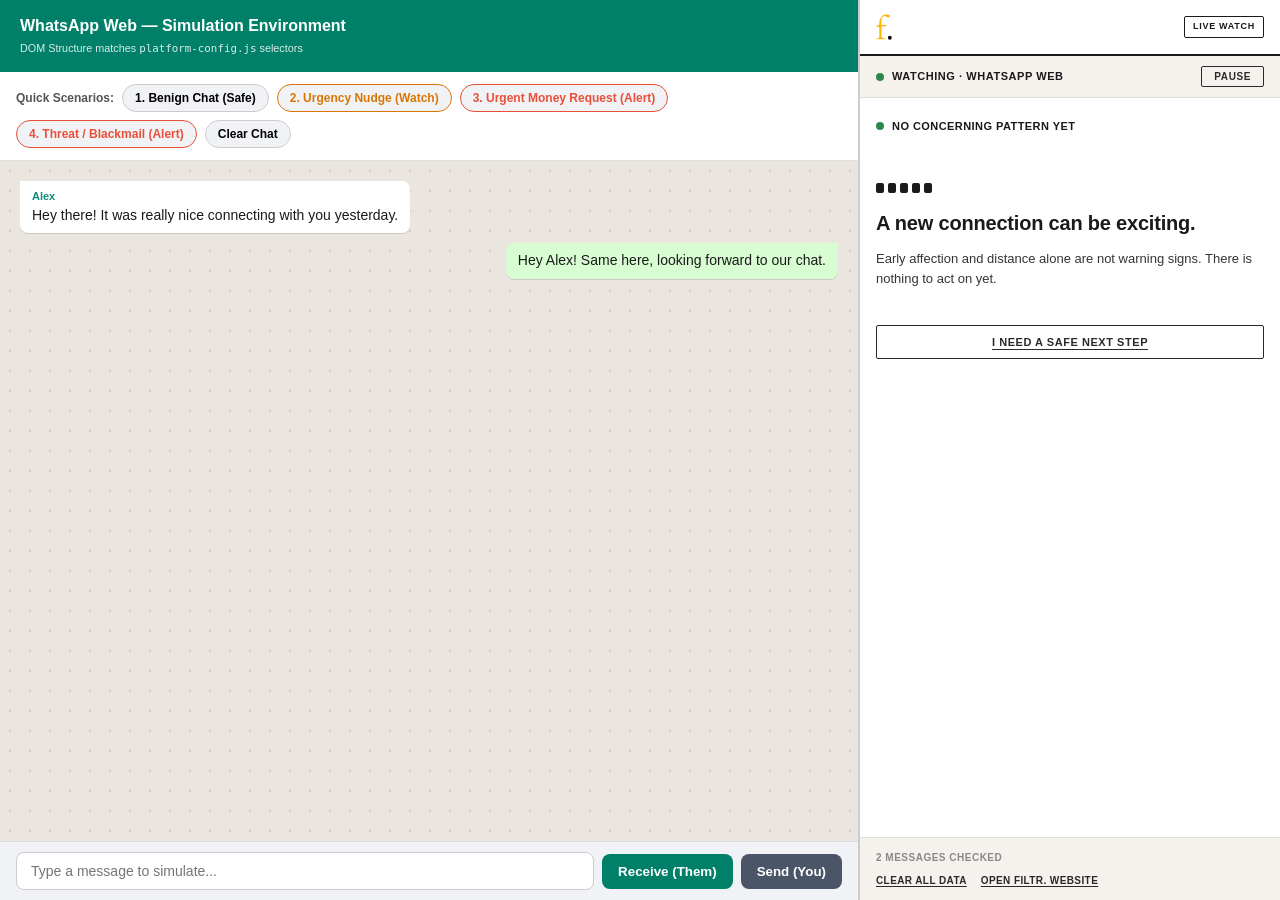
<file: filtr-extension/test-harness.html>
<!doctype html>
<html lang="en">
  <head>
    <meta charset="UTF-8" />
    <meta name="viewport" content="width=device-width, initial-scale=1.0" />
    <title>Filtr. Extension Test Harness & Simulator</title>
    <link rel="stylesheet" href="side-panel/panel.css" />
    <style>
      :root {
        --wa-bg: #eae6df;
        --wa-header: #008069;
        --wa-in: #ffffff;
        --wa-out: #d9fdd3;
      }
      body {
        margin: 0;
        padding: 0;
        height: 100vh;
        display: grid;
        grid-template-columns: 1fr 420px;
        background: #f0f2f5;
        font-family: -apple-system, BlinkMacSystemFont, "Segoe UI", Roboto, Helvetica, Arial, sans-serif;
      }
      /* Left column: Mock WhatsApp Web */
      .mock-app {
        display: flex;
        flex-direction: column;
        border-right: 2px solid #ccc;
        height: 100vh;
      }
      .app-bar {
        background: var(--wa-header);
        color: white;
        padding: 14px 20px;
        display: flex;
        align-items: center;
        justify-content: space-between;
      }
      .app-bar h1 {
        margin: 0;
        font-size: 16px;
        font-weight: 600;
      }
      .scenario-bar {
        background: #fff;
        padding: 12px 16px;
        border-bottom: 1px solid #e0e0e0;
        display: flex;
        gap: 8px;
        flex-wrap: wrap;
        align-items: center;
      }
      .scenario-btn {
        background: #f0f2f5;
        border: 1px solid #ccc;
        padding: 6px 12px;
        border-radius: 16px;
        font-size: 12px;
        font-weight: 600;
        cursor: pointer;
        transition: all 0.15s ease;
      }
      .scenario-btn:hover {
        background: #e4e6eb;
      }
      .scenario-btn.risk {
        border-color: #e8503a;
        color: #e8503a;
      }
      .scenario-btn.watch {
        border-color: #d97706;
        color: #d97706;
      }
      .chat-viewport {
        flex: 1;
        background: var(--wa-bg);
        background-image: radial-gradient(#d1ccc2 1px, transparent 1px);
        background-size: 20px 20px;
        overflow-y: auto;
        padding: 20px;
        display: flex;
        flex-direction: column;
        gap: 10px;
      }
      /* WhatsApp message DOM selectors matching platform-config.js */
      .message-in, .message-out {
        max-width: 65%;
        padding: 8px 12px;
        border-radius: 8px;
        font-size: 14px;
        line-height: 1.4;
        box-shadow: 0 1px 0.5px rgba(11,20,26,.13);
        word-wrap: break-word;
      }
      .message-in {
        background: var(--wa-in);
        align-self: flex-start;
        border-top-left-radius: 0;
      }
      .message-out {
        background: var(--wa-out);
        align-self: flex-end;
        border-top-right-radius: 0;
      }
      .message-in .sender-tag {
        font-size: 11px;
        font-weight: bold;
        color: #128c7e;
        margin-bottom: 2px;
      }
      .message-input-bar {
        background: #f0f2f5;
        padding: 10px 16px;
        display: flex;
        gap: 8px;
        align-items: center;
        border-top: 1px solid #ddd;
      }
      .message-input-bar input {
        flex: 1;
        padding: 10px 14px;
        border-radius: 8px;
        border: 1px solid #ccc;
        font-size: 14px;
      }
      .send-btn {
        background: var(--wa-header);
        color: white;
        border: none;
        padding: 10px 16px;
        border-radius: 8px;
        font-weight: bold;
        cursor: pointer;
      }
      .send-btn.user-btn {
        background: #4a5568;
      }

      /* Right column: Simulated Side Panel */
      .side-panel-col {
        height: 100vh;
        overflow-y: auto;
        display: flex;
        flex-direction: column;
        background: #fff;
      }
    </style>
  </head>
  <body>
    <!-- Left Column: Mock WhatsApp Web UI -->
    <div class="mock-app">
      <div class="app-bar">
        <div>
          <h1>WhatsApp Web — Simulation Environment</h1>
          <small style="opacity: 0.85;">DOM Structure matches <code>platform-config.js</code> selectors</small>
        </div>
      </div>

      <div class="scenario-bar">
        <span style="font-size: 12px; font-weight: bold; color: #555;">Quick Scenarios:</span>
        <button class="scenario-btn" id="scenSafe">1. Benign Chat (Safe)</button>
        <button class="scenario-btn watch" id="scenUrgency">2. Urgency Nudge (Watch)</button>
        <button class="scenario-btn risk" id="scenScam">3. Urgent Money Request (Alert)</button>
        <button class="scenario-btn risk" id="scenBlackmail">4. Threat / Blackmail (Alert)</button>
        <button class="scenario-btn" id="clearChat">Clear Chat</button>
      </div>

      <div class="chat-viewport" id="chatContainer" role="application">
        <div class="message-in">
          <div class="sender-tag">Alex</div>
          <span class="selectable-text">Hey there! It was really nice connecting with you yesterday.</span>
        </div>
        <div class="message-out">
          <span class="selectable-text">Hey Alex! Same here, looking forward to our chat.</span>
        </div>
      </div>

      <div class="message-input-bar">
        <input type="text" id="customInput" placeholder="Type a message to simulate..." />
        <button class="send-btn" id="btnThem">Receive (Them)</button>
        <button class="send-btn user-btn" id="btnUser">Send (You)</button>
      </div>
    </div>

    <!-- Right Column: Filtr. Side Panel -->
    <div class="side-panel-col">
      <header class="panel-header">
        <div class="brand" aria-label="Filtr.">
          <img src="icons/f-logo.png" alt="f." style="height: 26px; width: auto; display: block;" />
        </div>
        <span class="panel-badge" id="watchBadge">Live Watch</span>
      </header>

      <div class="watch-bar" id="watchBar">
        <span class="watch-indicator" id="watchIndicator">
          <i></i> <span id="watchLabel">Watching · WhatsApp Web</span>
        </span>
        <button class="watch-toggle" id="watchToggle">Pause</button>
      </div>

      <section class="insight-section level-safe" id="insightSection">
        <div class="status-line">
          <span class="status-orb" id="statusOrb"></span>
          <span id="statusLabel">No concerning pattern yet</span>
        </div>

        <div class="pulse-visual" aria-hidden="true">
          <span></span><span></span><span></span><span></span><span></span>
        </div>

        <h2 id="insightTitle">A new connection can be exciting.</h2>
        <p id="insightCopy">
          Early affection and distance alone are not warning signs. There is nothing to act on yet.
        </p>

        <div class="signal-list" id="signalList"></div>

        <div class="recommendation" id="recommendationBlock" hidden>
          <p class="kicker">Gentle nudge</p>
          <p id="recommendationCopy"></p>
        </div>

        <button class="safe-exit" id="helpButton">I need a safe next step</button>
      </section>

      <section class="safety-plan" id="safetyPlan" hidden>
        <button class="back-btn" id="backButton">← Back</button>
        <p class="kicker">A safe next step</p>
        <h2>Pause before you reply.</h2>
        <p>
          Do not send money, private images, codes, or IDs. Save the messages,
          verify through a separate channel, and tell one person you trust what is
          happening.
        </p>
        <div class="plan-actions">
          <button class="action-button primary" id="copyPlan">
            <span>Copy a pause message</span>
          </button>
          <button class="action-button secondary" id="closePlan">I understand</button>
        </div>
        <p class="copy-feedback" id="copyFeedback" aria-live="polite"></p>
      </section>

      <footer class="panel-footer">
        <div class="stats" id="stats">
          <span id="messageCount">2 messages checked</span>
        </div>
        <div class="footer-actions">
          <button class="text-btn" id="resetButton">Clear all data</button>
          <a class="text-btn" href="https://filtr-safe.web.app" target="_blank" rel="noopener">
            Open Filtr. website
          </a>
        </div>
      </footer>
    </div>

    <!-- Scripts -->
    <script src="platform-config.js"></script>
    <script src="content-scripts/extractor.js"></script>
    <script type="module">
      import { analyzeMessages, assessRisk } from "./pattern-engine.js";

      // Simulation State
      let state = {
        isWatching: true,
        platform: "WhatsApp Web",
        signalHistory: [],
        assessment: null,
        messageCount: 2,
      };

      const chatContainer = document.getElementById("chatContainer");
      const watchBar = document.getElementById("watchBar");
      const watchLabel = document.getElementById("watchLabel");
      const watchToggle = document.getElementById("watchToggle");
      const insightSection = document.getElementById("insightSection");
      const statusLabel = document.getElementById("statusLabel");
      const insightTitle = document.getElementById("insightTitle");
      const insightCopy = document.getElementById("insightCopy");
      const signalList = document.getElementById("signalList");
      const recommendationBlock = document.getElementById("recommendationBlock");
      const recommendationCopy = document.getElementById("recommendationCopy");
      const messageCount = document.getElementById("messageCount");
      const helpButton = document.getElementById("helpButton");
      const safetyPlan = document.getElementById("safetyPlan");
      const backButton = document.getElementById("backButton");
      const closePlan = document.getElementById("closePlan");
      const copyPlan = document.getElementById("copyPlan");
      const copyFeedback = document.getElementById("copyFeedback");
      const resetButton = document.getElementById("resetButton");
      const pulseBars = [...document.querySelectorAll(".pulse-visual span")];

      const PULSE_HEIGHTS = {
        safe: [23, 35, 25, 44, 30],
        watch: [28, 51, 37, 63, 45],
        alert: [38, 75, 53, 92, 66],
      };

      function renderUI() {
        watchBar.classList.toggle("paused", !state.isWatching);
        watchToggle.textContent = state.isWatching ? "Pause" : "Resume";
        watchLabel.textContent = state.isWatching ? `Watching · ${state.platform}` : "Watch is paused";
        messageCount.textContent = `${state.messageCount} message${state.messageCount !== 1 ? "s" : ""} checked`;

        if (!state.assessment) {
          insightSection.className = "insight-section level-safe";
          statusLabel.textContent = "No concerning pattern yet";
          insightTitle.textContent = "A new connection can be exciting.";
          insightCopy.textContent = "Early affection and distance alone are not warning signs. There is nothing to act on yet.";
          signalList.innerHTML = "";
          recommendationBlock.hidden = true;
          pulseBars.forEach(b => b.style.height = "25%");
          return;
        }

        const a = state.assessment;
        insightSection.className = `insight-section level-${a.concernLevel}`;
        const statusTexts = {
          safe: "No concerning pattern yet",
          watch: "A change worth noticing",
          alert: "Pause before you reply",
        };
        statusLabel.textContent = statusTexts[a.concernLevel] || statusTexts.safe;
        insightTitle.textContent = a.title;
        insightCopy.textContent = a.summary;

        if (a.signals && a.signals.length > 0) {
          signalList.innerHTML = a.signals
            .map(s => `<span class="signal ${a.concernLevel !== 'safe' ? 'risk' : ''}">${s}</span>`)
            .join("");
        } else {
          signalList.innerHTML = "";
        }

        if (a.nudge) {
          recommendationBlock.hidden = false;
          recommendationCopy.textContent = a.nudge;
        } else {
          recommendationBlock.hidden = true;
        }

        const heights = PULSE_HEIGHTS[a.concernLevel] || PULSE_HEIGHTS.safe;
        heights.forEach((h, i) => {
          if (pulseBars[i]) pulseBars[i].style.height = `${h}%`;
        });
      }

      function addMessageToDOM(text, sender) {
        const bubble = document.createElement("div");
        bubble.className = sender === "them" ? "message-in" : "message-out";
        if (sender === "them") {
          const sTag = document.createElement("div");
          sTag.className = "sender-tag";
          sTag.textContent = "Alex";
          bubble.appendChild(sTag);
        }
        const textSpan = document.createElement("span");
        textSpan.className = "selectable-text";
        textSpan.textContent = text;
        bubble.appendChild(textSpan);
        chatContainer.appendChild(bubble);
        chatContainer.scrollTop = chatContainer.scrollHeight;

        // Run extractor logic on the new element
        if (window.__FILTR_EXTRACTOR) {
          const config = window.__FILTR_PLATFORMS.whatsapp;
          const extracted = window.__FILTR_EXTRACTOR.extractMessage(bubble, config);

          if (extracted && state.isWatching) {
            state.messageCount++;
            const { assessment, signalHistory } = analyzeMessages([extracted], state.signalHistory);
            state.assessment = assessment;
            state.signalHistory = signalHistory;
            renderUI();
          }
        }
      }

      // Quick Scenarios
      document.getElementById("scenSafe").addEventListener("click", () => {
        addMessageToDOM("I really enjoy sharing books with you. What are you reading today?", "them");
      });

      document.getElementById("scenUrgency").addEventListener("click", () => {
        addMessageToDOM("Hey are you online? I urgently need to ask you something right now!", "them");
      });

      document.getElementById("scenScam").addEventListener("click", () => {
        addMessageToDOM("I'm in a serious emergency, please wire me $500 via gift card right now. Don't tell anyone about this, keep it secret.", "them");
      });

      document.getElementById("scenBlackmail").addEventListener("click", () => {
        addMessageToDOM("I took screenshots of everything. Pay me right now or I will expose you and send this to your family.", "them");
      });

      document.getElementById("clearChat").addEventListener("click", () => {
        chatContainer.innerHTML = "";
        state.signalHistory = [];
        state.assessment = null;
        state.messageCount = 0;
        renderUI();
      });

      // Custom message input
      const customInput = document.getElementById("customInput");
      document.getElementById("btnThem").addEventListener("click", () => {
        if (customInput.value.trim()) {
          addMessageToDOM(customInput.value.trim(), "them");
          customInput.value = "";
        }
      });
      document.getElementById("btnUser").addEventListener("click", () => {
        if (customInput.value.trim()) {
          addMessageToDOM(customInput.value.trim(), "user");
          customInput.value = "";
        }
      });
      customInput.addEventListener("keydown", (e) => {
        if (e.key === "Enter") document.getElementById("btnThem").click();
      });

      // Side panel controls
      watchToggle.addEventListener("click", () => {
        state.isWatching = !state.isWatching;
        renderUI();
      });

      helpButton.addEventListener("click", () => {
        insightSection.hidden = true;
        safetyPlan.hidden = false;
      });

      backButton.addEventListener("click", () => {
        safetyPlan.hidden = true;
        insightSection.hidden = false;
      });

      closePlan.addEventListener("click", () => {
        safetyPlan.hidden = true;
        insightSection.hidden = false;
      });

      copyPlan.addEventListener("click", async () => {
        const msg = "I need to pause. I do not send money or private content online. I will only continue after we verify through a video call and a trusted channel.";
        try {
          await navigator.clipboard.writeText(msg);
          copyFeedback.textContent = "Pause message copied. You can change it to sound like you.";
        } catch {
          copyFeedback.textContent = "Copied text.";
        }
        setTimeout(() => copyFeedback.textContent = "", 4000);
      });

      resetButton.addEventListener("click", () => {
        if (confirm("Clear all Filtr. data?")) {
          state.signalHistory = [];
          state.assessment = null;
          state.messageCount = 0;
          renderUI();
        }
      });

      renderUI();
    </script>
  </body>
</html>
</file>
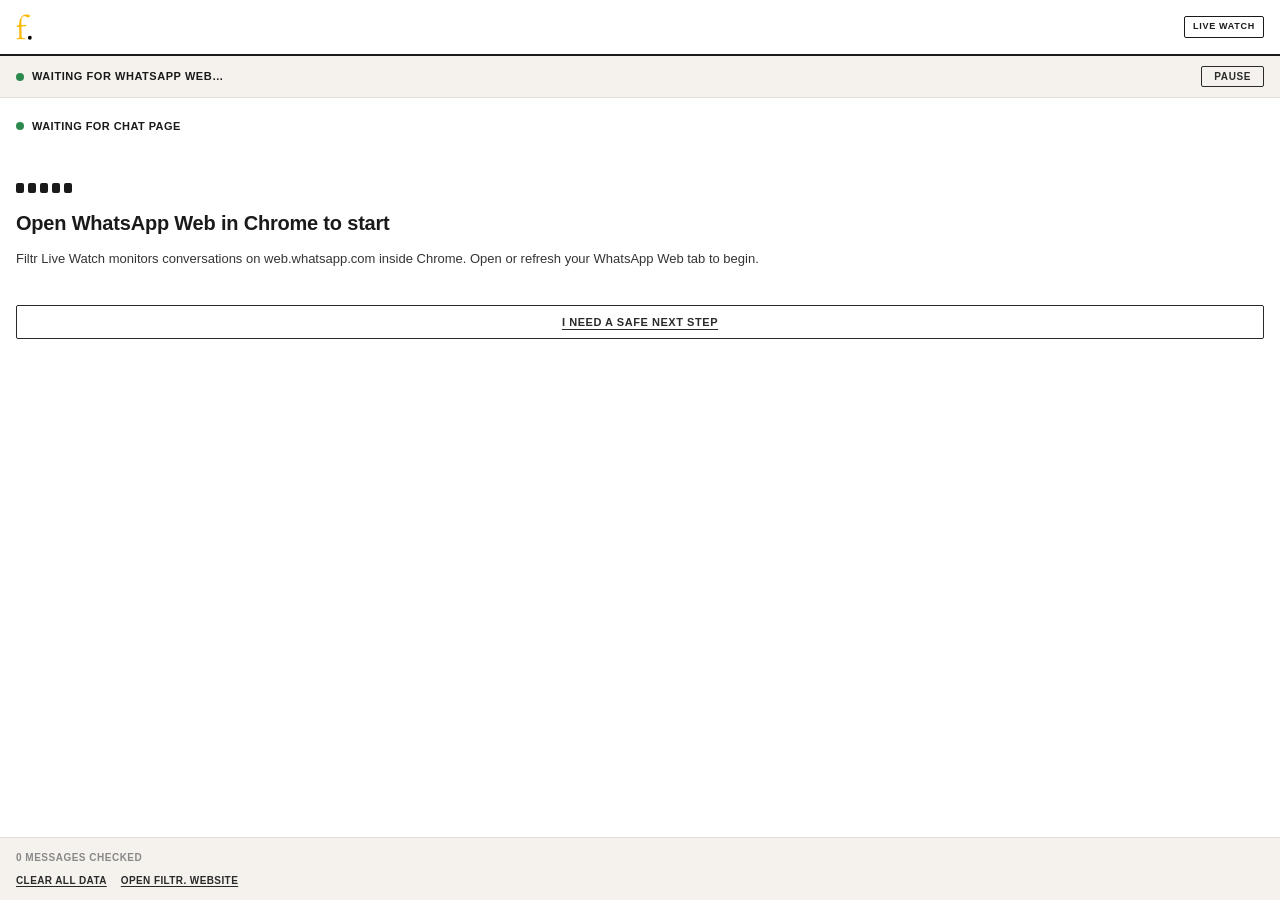
<file: filtr-extension/side-panel/panel.html>
<!doctype html>
<html lang="en">
  <head>
    <meta charset="UTF-8" />
    <meta name="viewport" content="width=device-width, initial-scale=1.0" />
    <title>Filtr. Live Watch</title>
    <link rel="stylesheet" href="panel.css" />
  </head>
  <body>
    <header class="panel-header">
      <div class="brand" aria-label="Filtr.">
        <img src="../icons/f-logo.png" alt="f." class="extension-brand-logo" style="height: 26px; width: auto; display: block;" />
      </div>
      <span class="panel-badge" id="watchBadge">Live Watch</span>
    </header>

    <!-- Watch State Bar -->
    <div class="watch-bar" id="watchBar">
      <span class="watch-indicator" id="watchIndicator">
        <i></i> <span id="watchLabel">Waiting for WhatsApp Web…</span>
      </span>
      <button class="watch-toggle" id="watchToggle">Pause</button>
    </div>

    <!-- Insight Panel (mirrors the website) -->
    <section class="insight-section" id="insightSection">
      <div class="status-line">
        <span class="status-orb" id="statusOrb"></span>
        <span id="statusLabel">Waiting for chat page</span>
      </div>

      <div class="pulse-visual" aria-hidden="true">
        <span></span><span></span><span></span><span></span><span></span>
      </div>

      <h2 id="insightTitle">Open WhatsApp Web in Chrome to start</h2>
      <p id="insightCopy">
        Filtr Live Watch monitors conversations on web.whatsapp.com inside Chrome.
        Open or refresh your WhatsApp Web tab to begin.
      </p>

      <div class="signal-list" id="signalList"></div>

      <div class="recommendation" id="recommendationBlock" hidden>
        <p class="kicker">Gentle nudge</p>
        <p id="recommendationCopy"></p>
      </div>

      <button class="safe-exit" id="helpButton">I need a safe next step</button>
    </section>

    <!-- Safety Dialog (inline, toggled with JS) -->
    <section class="safety-plan" id="safetyPlan" hidden>
      <button class="back-btn" id="backButton">← Back</button>
      <p class="kicker">A safe next step</p>
      <h2>Pause before you reply.</h2>
      <p>
        Do not send money, private images, codes, or IDs. Save the messages,
        verify through a separate channel, and tell one person you trust what is
        happening.
      </p>
      <div class="plan-actions">
        <button class="action-button primary" id="copyPlan">
          <span>Copy a pause message</span>
        </button>
        <button class="action-button secondary" id="closePlan">I understand</button>
      </div>
      <p class="copy-feedback" id="copyFeedback" aria-live="polite"></p>
    </section>

    <!-- Stats Footer -->
    <footer class="panel-footer">
      <div class="stats" id="stats">
        <span id="messageCount">0 messages checked</span>
      </div>
      <div class="footer-actions">
        <button class="text-btn" id="resetButton">Clear all data</button>
        <a class="text-btn" href="https://filtr-safe.web.app" target="_blank" rel="noopener">
          Open Filtr. website
        </a>
      </div>
    </footer>

    <script src="panel.js"></script>
  </body>
</html>
</file>
<file: filtr-extension/side-panel/panel.css>
/* ── Filtr. Side Panel — Design System ───────────────────────────────────── */
/* Subset of paperfolio.css adapted for Chrome extension side panel           */

:root {
  --onyx: #1a1a1a;
  --ink: #2a2a2a;
  --smoke: #f5f2ee;
  --cream: #faf8f5;
  --amber: #ffbc0d;
  --tomato: #e8503a;
  --green: #2d8a4e;
  --panel-bg: #ffffff;
  --font-stack: "Inter", -apple-system, BlinkMacSystemFont, "Segoe UI", Roboto,
    sans-serif;
  --mono: "SF Mono", "Fira Code", monospace;
}


*,
*::before,
*::after {
  box-sizing: border-box;
  margin: 0;
  padding: 0;
}

body {
  font-family: var(--font-stack);
  font-size: 13px;
  line-height: 1.5;
  color: var(--onyx);
  background: var(--panel-bg);
  min-height: 100vh;
  display: flex;
  flex-direction: column;
  overflow-x: hidden;
}

/* ── Header ────────────────────────────────────────────────────────────────── */

.panel-header {
  display: flex;
  align-items: center;
  justify-content: space-between;
  padding: 14px 16px;
  border-bottom: 2px solid var(--onyx);
  background: var(--panel-bg);
  position: sticky;
  top: 0;
  z-index: 10;
}

.brand {
  display: flex;
  align-items: center;
  gap: 8px;
  font-size: 16px;
  font-weight: 900;
  letter-spacing: -0.02em;
  color: var(--onyx);
  text-decoration: none;
}

.brand-mark {
  display: inline-flex;
  gap: 2px;
}

.brand-mark i {
  width: 5px;
  height: 14px;
  background: var(--tomato);
  border-radius: 1px;
}

.brand-mark i:last-child {
  background: var(--amber);
}

.panel-badge {
  font-size: 9px;
  font-weight: 800;
  text-transform: uppercase;
  letter-spacing: 0.08em;
  padding: 3px 8px;
  border: 1.5px solid var(--onyx);
  border-radius: 2px;
  color: var(--onyx);
}

/* ── Watch Bar ─────────────────────────────────────────────────────────────── */

.watch-bar {
  display: flex;
  align-items: center;
  justify-content: space-between;
  padding: 10px 16px;
  background: var(--smoke);
  border-bottom: 1px solid rgba(0, 0, 0, 0.08);
}

.watch-indicator {
  display: flex;
  align-items: center;
  gap: 8px;
  font-size: 11px;
  font-weight: 700;
  text-transform: uppercase;
  letter-spacing: 0.05em;
}

.watch-indicator i {
  width: 8px;
  height: 8px;
  border-radius: 50%;
  background: var(--green);
  display: inline-block;
  animation: pulse-dot 1.5s ease-in-out infinite;
}

.watch-bar.paused .watch-indicator i {
  background: #aaa;
  animation: none;
}

.watch-bar.paused #watchLabel {
  color: #888;
}

@keyframes pulse-dot {
  0%,
  100% {
    opacity: 1;
    transform: scale(1);
  }
  50% {
    opacity: 0.4;
    transform: scale(0.7);
  }
}

.watch-toggle {
  font-family: var(--font-stack);
  font-size: 10px;
  font-weight: 800;
  text-transform: uppercase;
  letter-spacing: 0.06em;
  padding: 4px 12px;
  background: none;
  border: 1.5px solid var(--ink);
  border-radius: 2px;
  cursor: pointer;
  color: var(--ink);
  transition: all 0.15s ease;
}

.watch-toggle:hover {
  background: var(--onyx);
  color: #fff;
}

/* ── Insight Section ───────────────────────────────────────────────────────── */

.insight-section {
  flex: 1;
  padding: 20px 16px;
  display: flex;
  flex-direction: column;
  gap: 14px;
  transition: background 0.4s ease;
}

/* Risk state backgrounds */
.insight-section.level-safe {
  background: var(--panel-bg);
}

.insight-section.level-watch {
  background: var(--amber);
}

.insight-section.level-alert {
  background: var(--tomato);
  color: #fff;
}

.status-line {
  display: flex;
  align-items: center;
  gap: 8px;
  font-size: 11px;
  font-weight: 700;
  text-transform: uppercase;
  letter-spacing: 0.04em;
}

.status-orb {
  width: 8px;
  height: 8px;
  border-radius: 50%;
  background: var(--green);
  flex-shrink: 0;
}

.level-watch .status-orb {
  background: var(--onyx);
}

.level-alert .status-orb {
  background: #fff;
  animation: pulse-dot 0.8s ease-in-out infinite;
}

/* ── Pulse Visual ──────────────────────────────────────────────────────────── */

.pulse-visual {
  display: flex;
  align-items: flex-end;
  gap: 4px;
  height: 40px;
  margin: 4px 0;
}

.pulse-visual span {
  width: 8px;
  background: var(--onyx);
  border-radius: 2px;
  height: 25%;
  transition: height 0.5s cubic-bezier(0.34, 1.56, 0.64, 1);
}

.level-watch .pulse-visual span {
  background: var(--onyx);
}

.level-alert .pulse-visual span {
  background: rgba(255, 255, 255, 0.9);
}

/* ── Typography ────────────────────────────────────────────────────────────── */

.insight-section h2 {
  font-size: 20px;
  font-weight: 900;
  line-height: 1.2;
  letter-spacing: -0.01em;
}

.insight-section p {
  font-size: 13px;
  line-height: 1.55;
  opacity: 0.88;
}

.kicker {
  font-size: 10px;
  font-weight: 800;
  text-transform: uppercase;
  letter-spacing: 0.06em;
  opacity: 0.7;
  margin-bottom: 4px;
}

/* ── Signal Tags ───────────────────────────────────────────────────────────── */

.signal-list {
  display: flex;
  flex-wrap: wrap;
  gap: 6px;
}

.signal {
  font-size: 9px;
  font-weight: 800;
  text-transform: uppercase;
  letter-spacing: 0.05em;
  padding: 3px 8px;
  border-radius: 2px;
  background: rgba(0, 0, 0, 0.06);
  color: var(--ink);
}

.signal.risk {
  background: var(--tomato);
  color: #fff;
}

.level-watch .signal.risk {
  background: var(--onyx);
  color: #fff;
}

.level-alert .signal {
  background: rgba(255, 255, 255, 0.2);
  color: #fff;
}

.level-alert .signal.risk {
  background: rgba(255, 255, 255, 0.4);
}

/* ── Recommendation ────────────────────────────────────────────────────────── */

.recommendation {
  padding-top: 14px;
  margin-top: 4px;
  border-top: 1px solid rgba(0, 0, 0, 0.1);
}

.level-alert .recommendation {
  border-top-color: rgba(255, 255, 255, 0.2);
}

/* ── Safe Exit Button ──────────────────────────────────────────────────────── */

.safe-exit {
  font-family: var(--font-stack);
  font-size: 11px;
  font-weight: 800;
  text-transform: uppercase;
  letter-spacing: 0.05em;
  padding: 10px 16px;
  background: none;
  border: 1.5px solid currentColor;
  border-radius: 2px;
  cursor: pointer;
  color: var(--ink);
  transition: all 0.15s ease;
  margin-top: 8px;
  text-decoration: underline;
  text-underline-offset: 3px;
}

.safe-exit:hover {
  background: var(--onyx);
  color: #fff;
  border-color: var(--onyx);
}

.level-alert .safe-exit {
  color: #fff;
  border-color: #fff;
}

.level-alert .safe-exit:hover {
  background: #fff;
  color: var(--tomato);
}

/* ── Safety Plan ───────────────────────────────────────────────────────────── */

.safety-plan {
  padding: 20px 16px;
  flex: 1;
  display: flex;
  flex-direction: column;
  gap: 12px;
}

.safety-plan[hidden] {
  display: none;
}

.safety-plan h2 {
  font-size: 20px;
  font-weight: 900;
  line-height: 1.2;
}

.safety-plan p {
  font-size: 13px;
  line-height: 1.55;
}

.back-btn {
  font-family: var(--font-stack);
  font-size: 11px;
  font-weight: 700;
  background: none;
  border: none;
  cursor: pointer;
  color: var(--ink);
  padding: 0;
  text-decoration: underline;
  text-underline-offset: 3px;
  align-self: flex-start;
}

.plan-actions {
  display: flex;
  gap: 10px;
  margin-top: 8px;
}

.action-button {
  font-family: var(--font-stack);
  font-size: 11px;
  font-weight: 800;
  text-transform: uppercase;
  letter-spacing: 0.05em;
  padding: 10px 16px;
  border-radius: 2px;
  cursor: pointer;
  border: 1.5px solid var(--onyx);
  transition: all 0.15s ease;
}

.action-button.primary {
  background: var(--onyx);
  color: #fff;
}

.action-button.primary:hover {
  background: var(--ink);
}

.action-button.secondary {
  background: none;
  color: var(--ink);
}

.action-button.secondary:hover {
  background: var(--smoke);
}

.copy-feedback {
  font-size: 11px;
  color: var(--green);
  font-weight: 600;
  min-height: 1.5em;
}

/* ── Footer ────────────────────────────────────────────────────────────────── */

.panel-footer {
  padding: 12px 16px;
  border-top: 1px solid rgba(0, 0, 0, 0.08);
  background: var(--smoke);
  display: flex;
  flex-direction: column;
  gap: 8px;
}

.stats {
  font-size: 10px;
  font-weight: 700;
  text-transform: uppercase;
  letter-spacing: 0.05em;
  color: #888;
}

.footer-actions {
  display: flex;
  gap: 14px;
}

.text-btn {
  font-family: var(--font-stack);
  font-size: 10px;
  font-weight: 700;
  background: none;
  border: none;
  cursor: pointer;
  color: var(--ink);
  text-decoration: underline;
  text-underline-offset: 2px;
  padding: 0;
  text-transform: uppercase;
  letter-spacing: 0.04em;
}

.text-btn:hover {
  color: var(--tomato);
}
</file>
